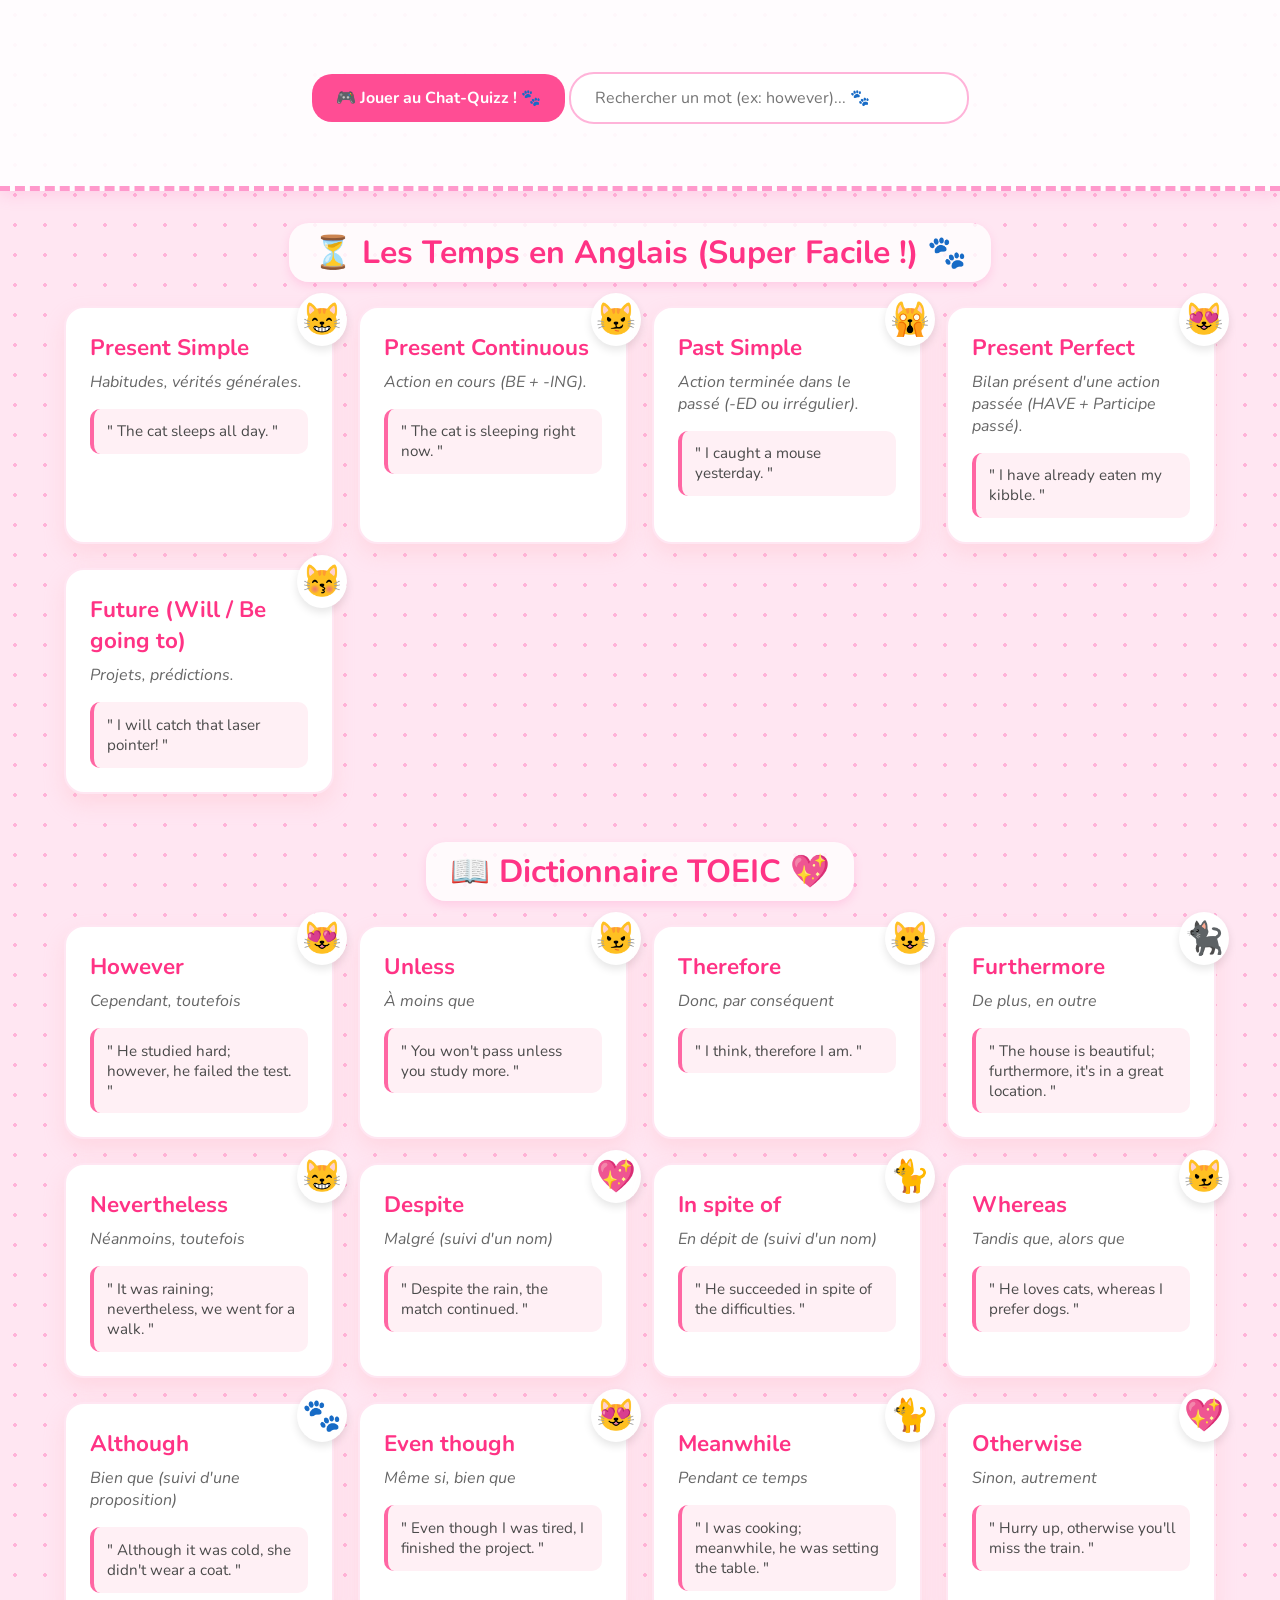
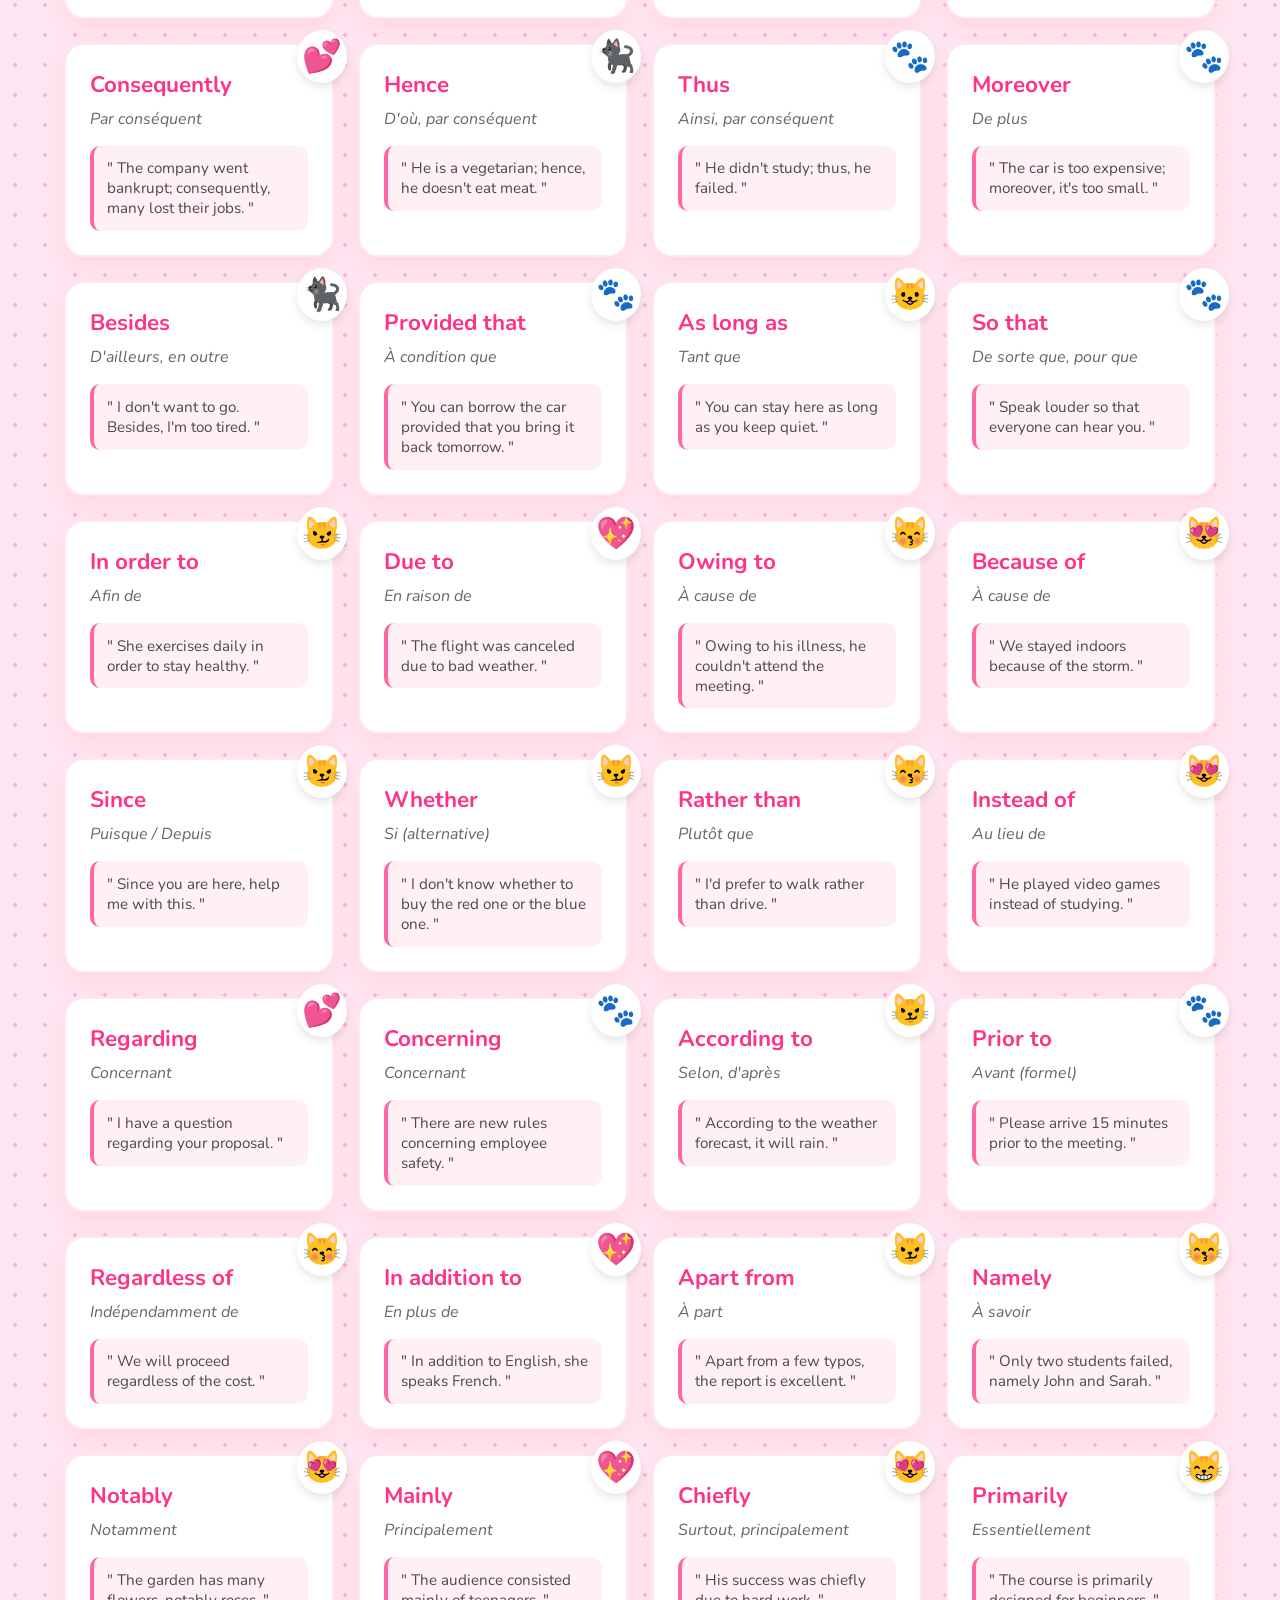
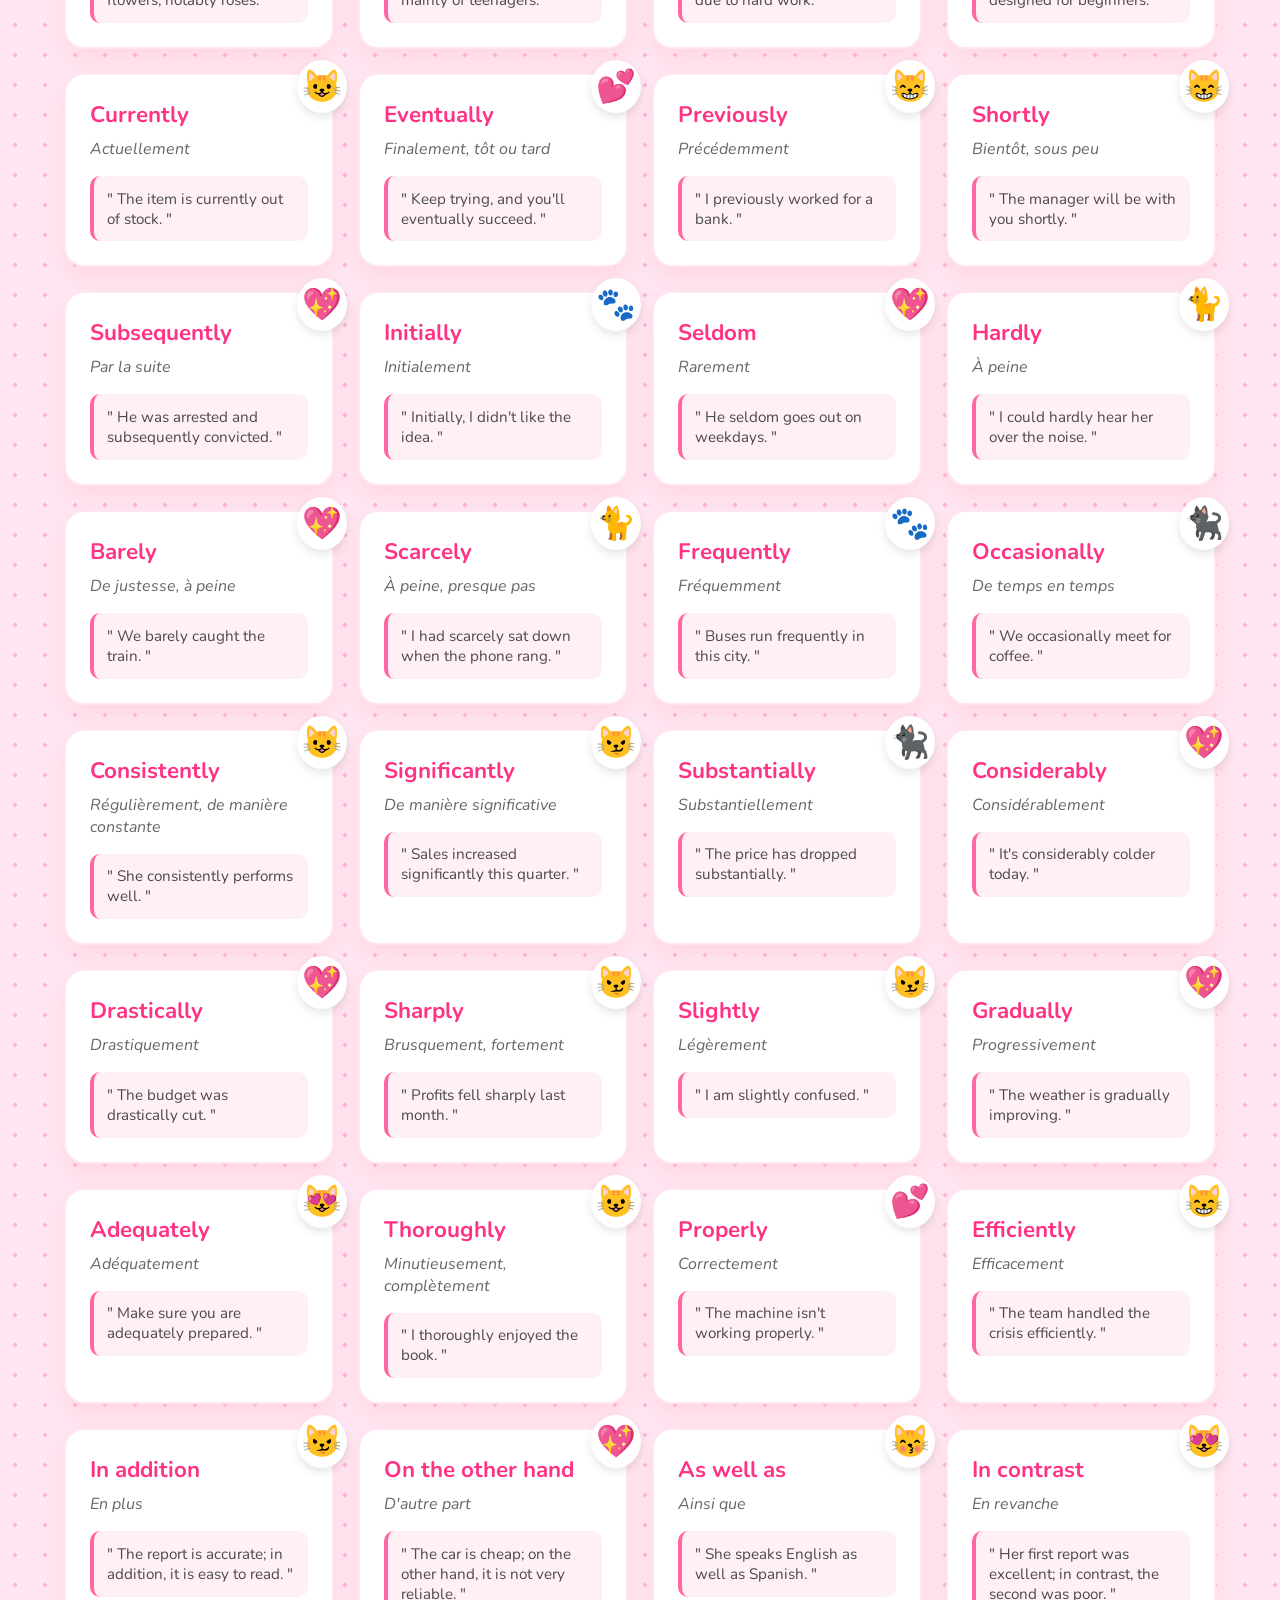
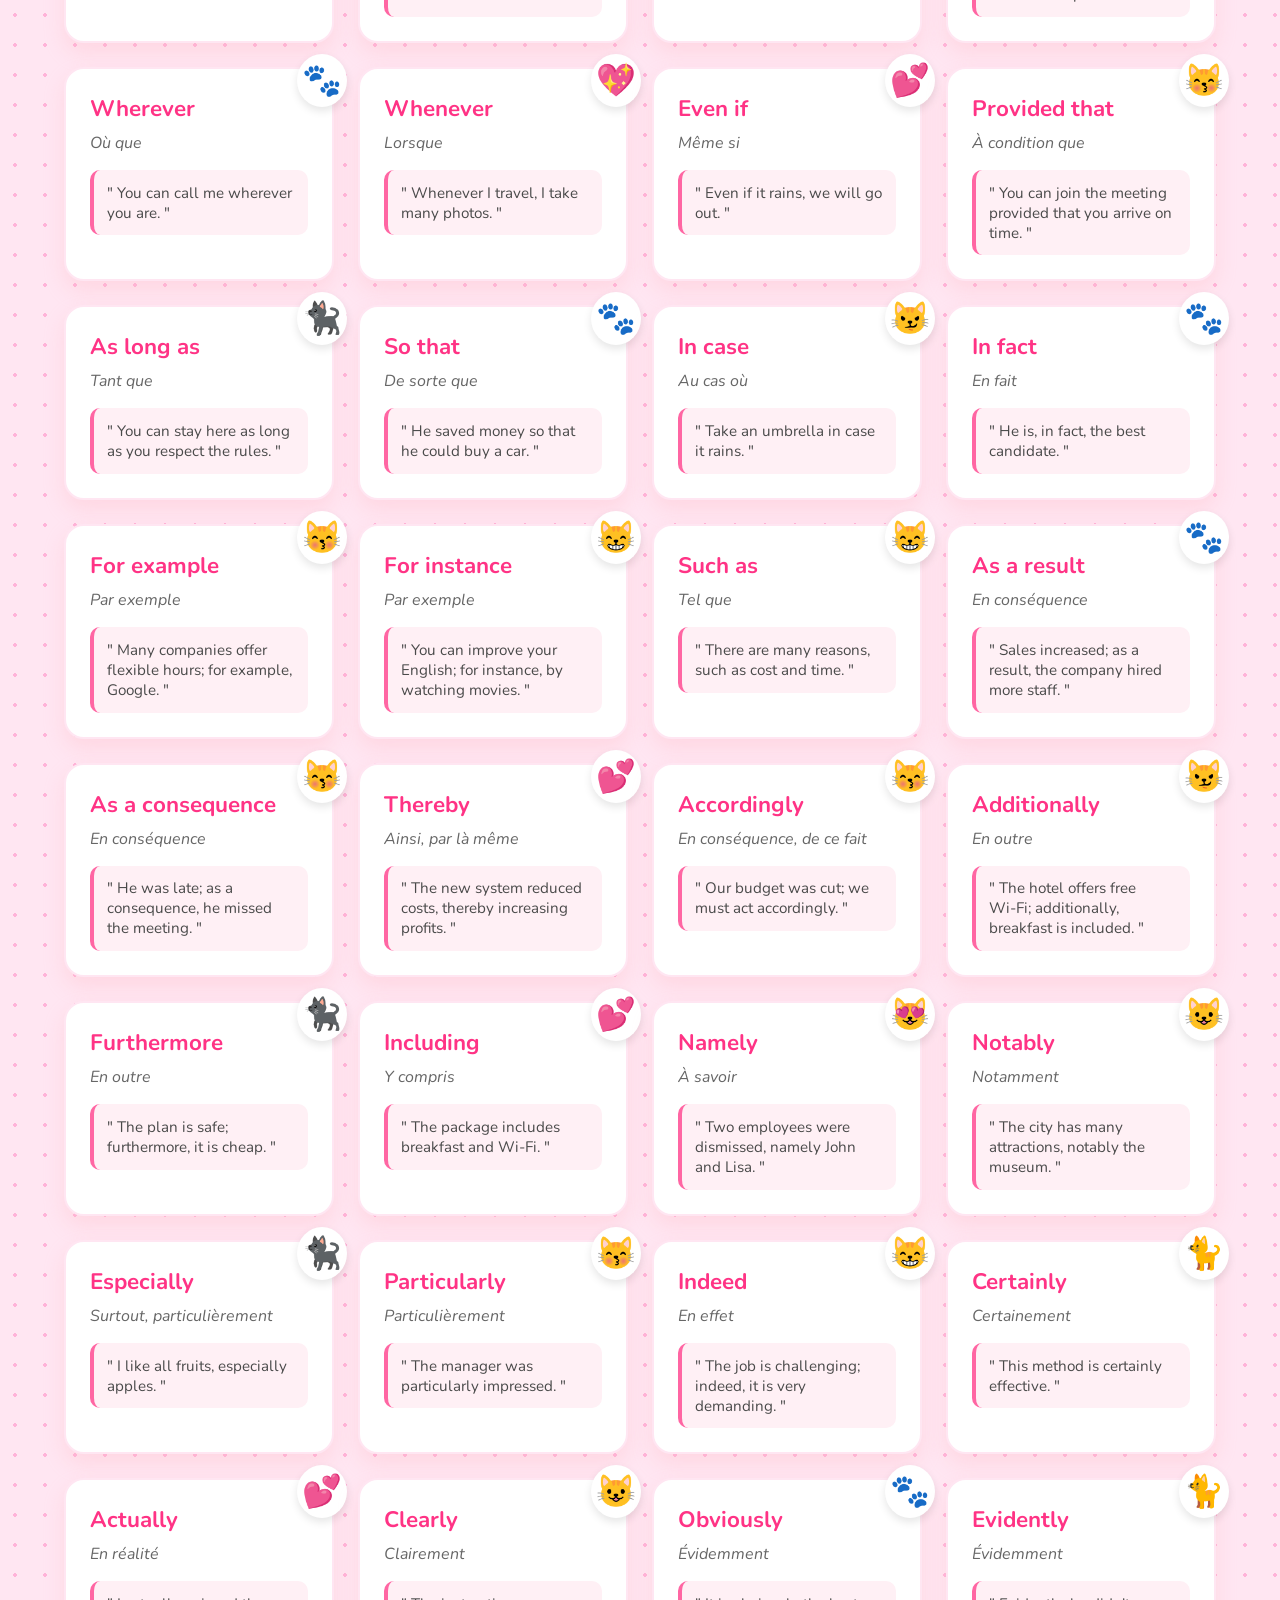
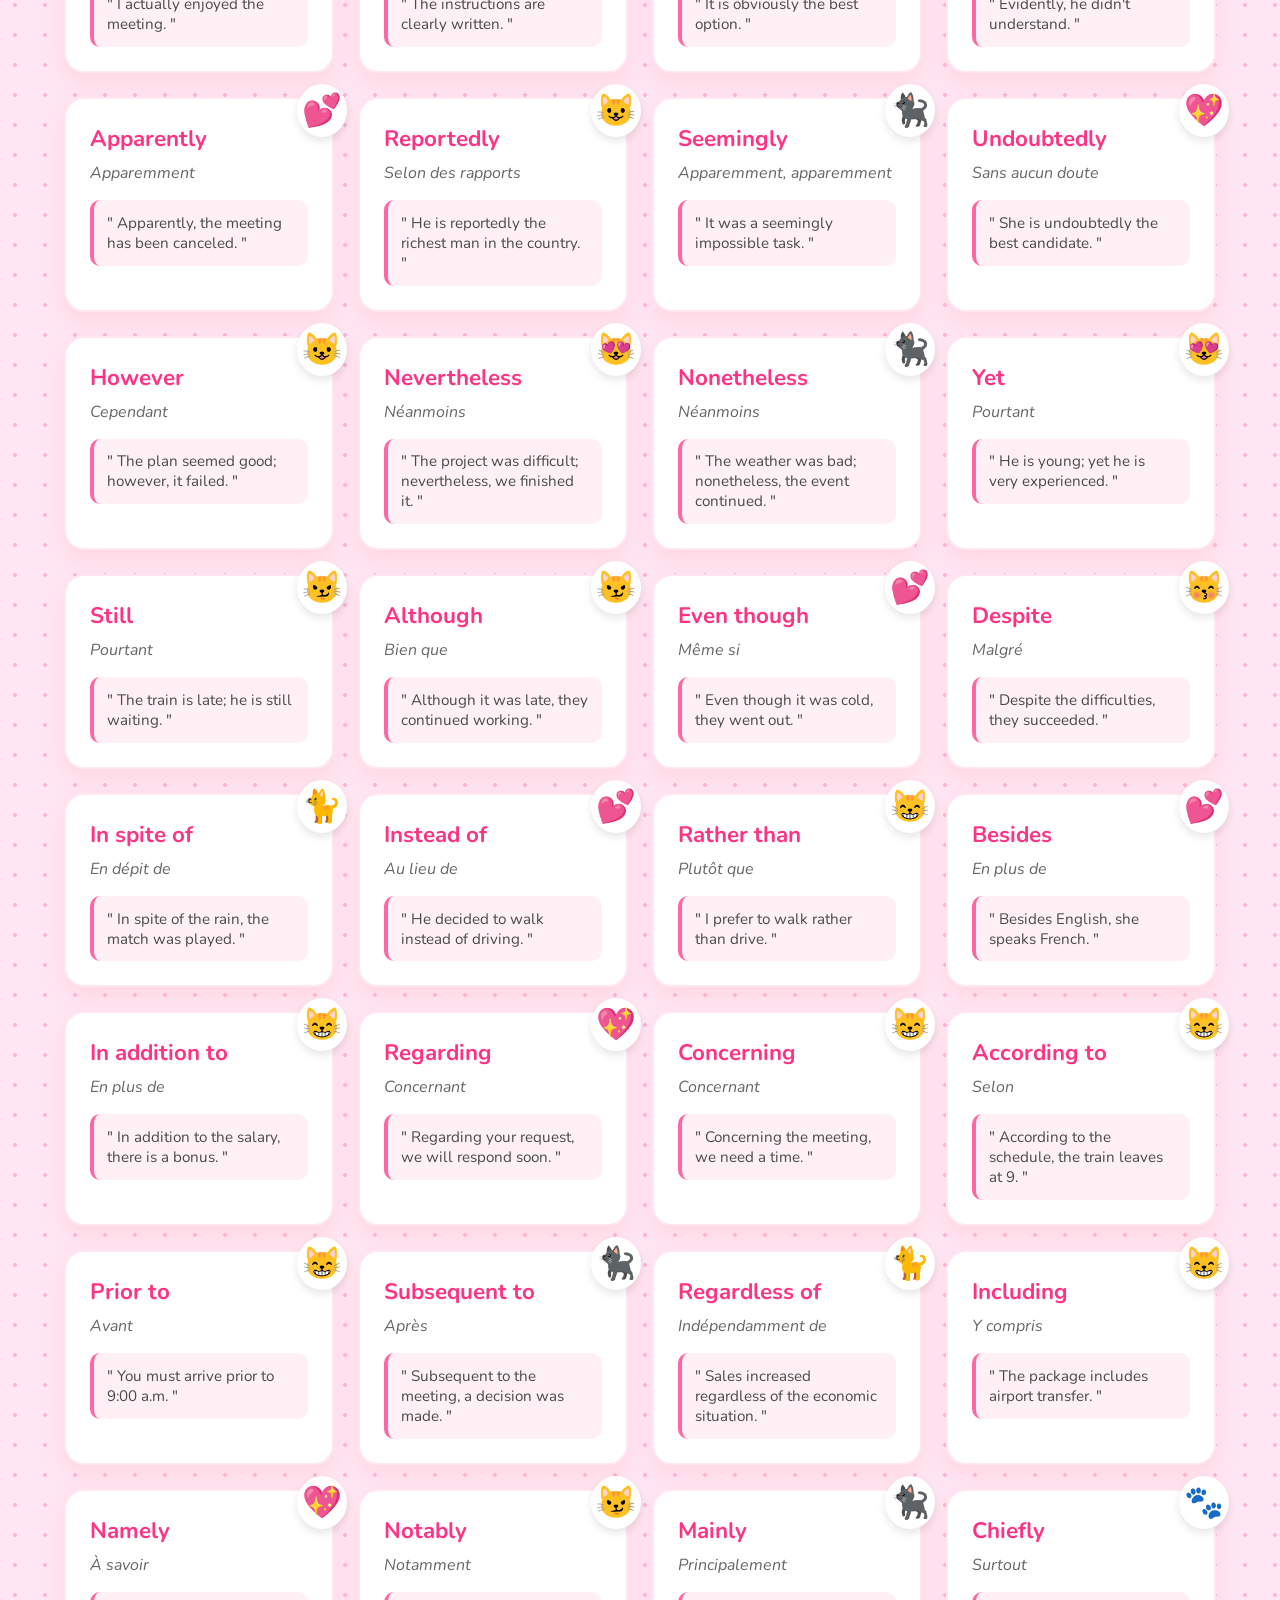
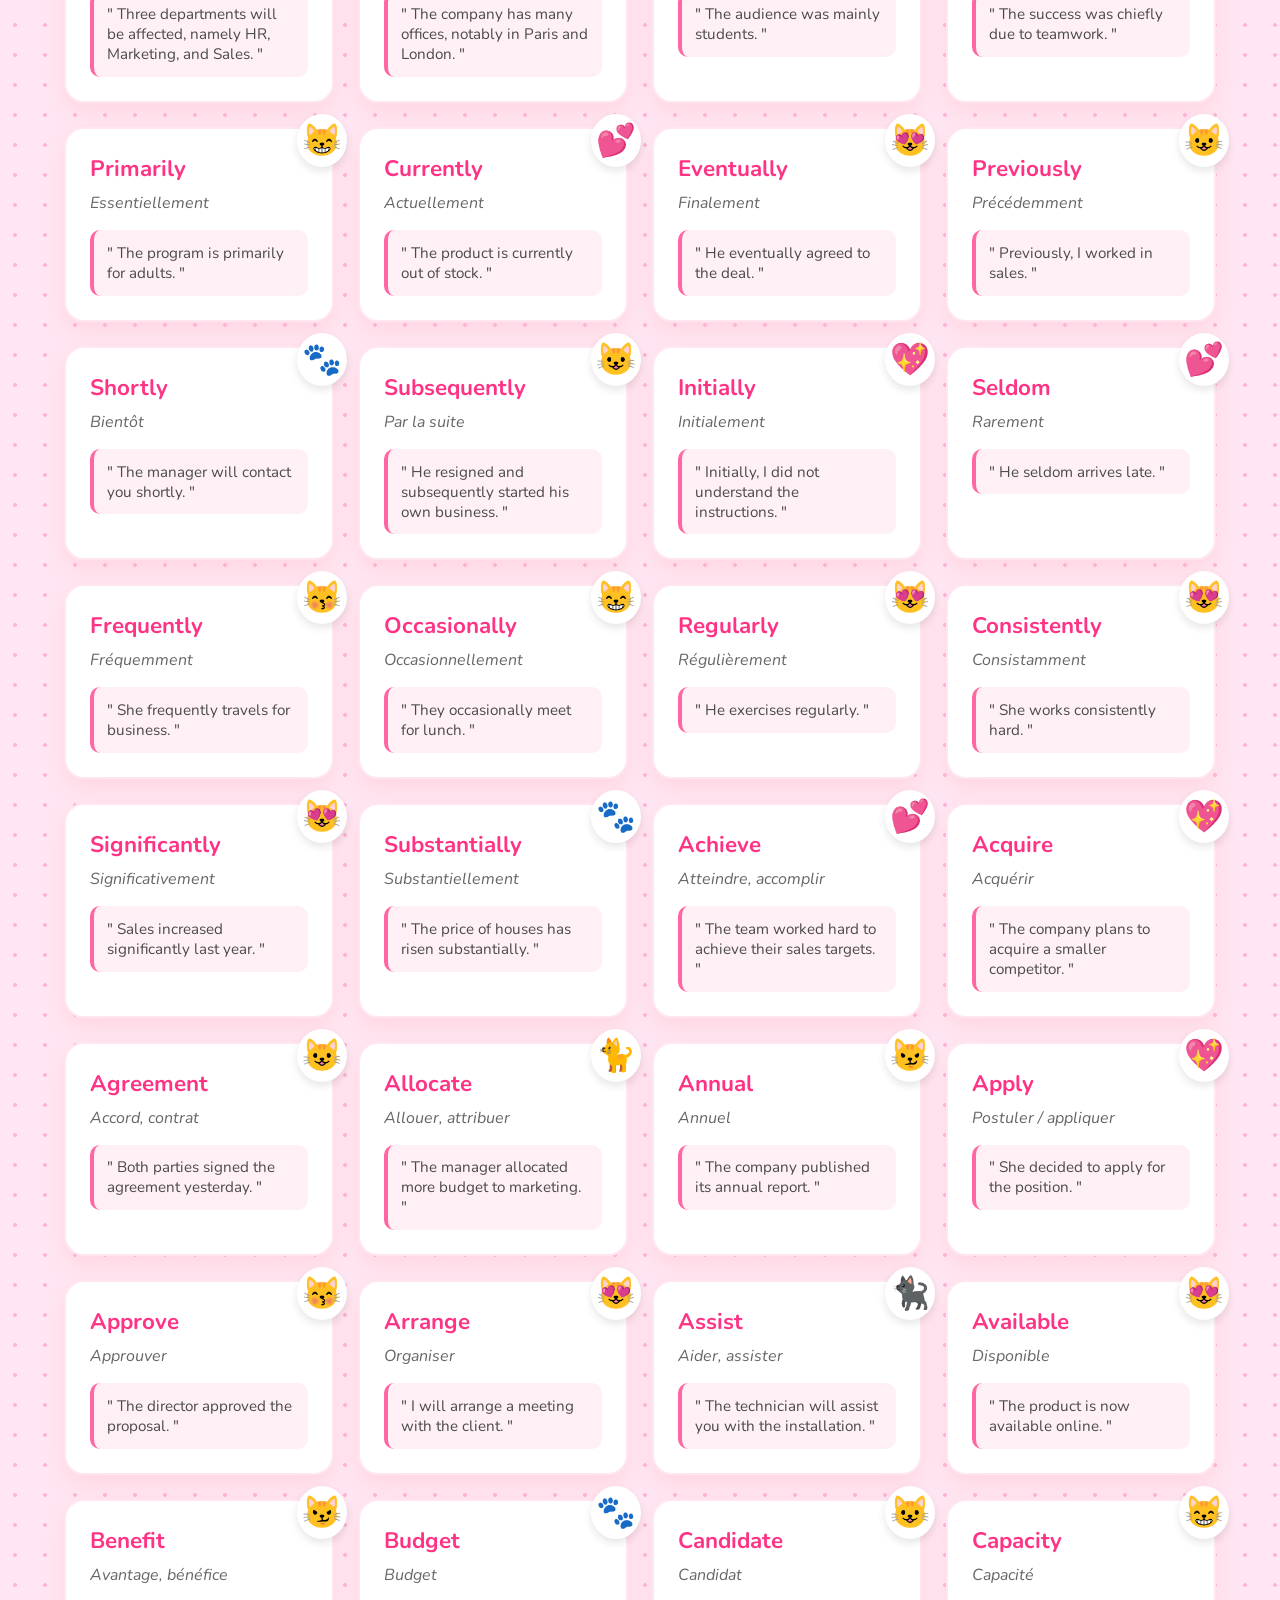
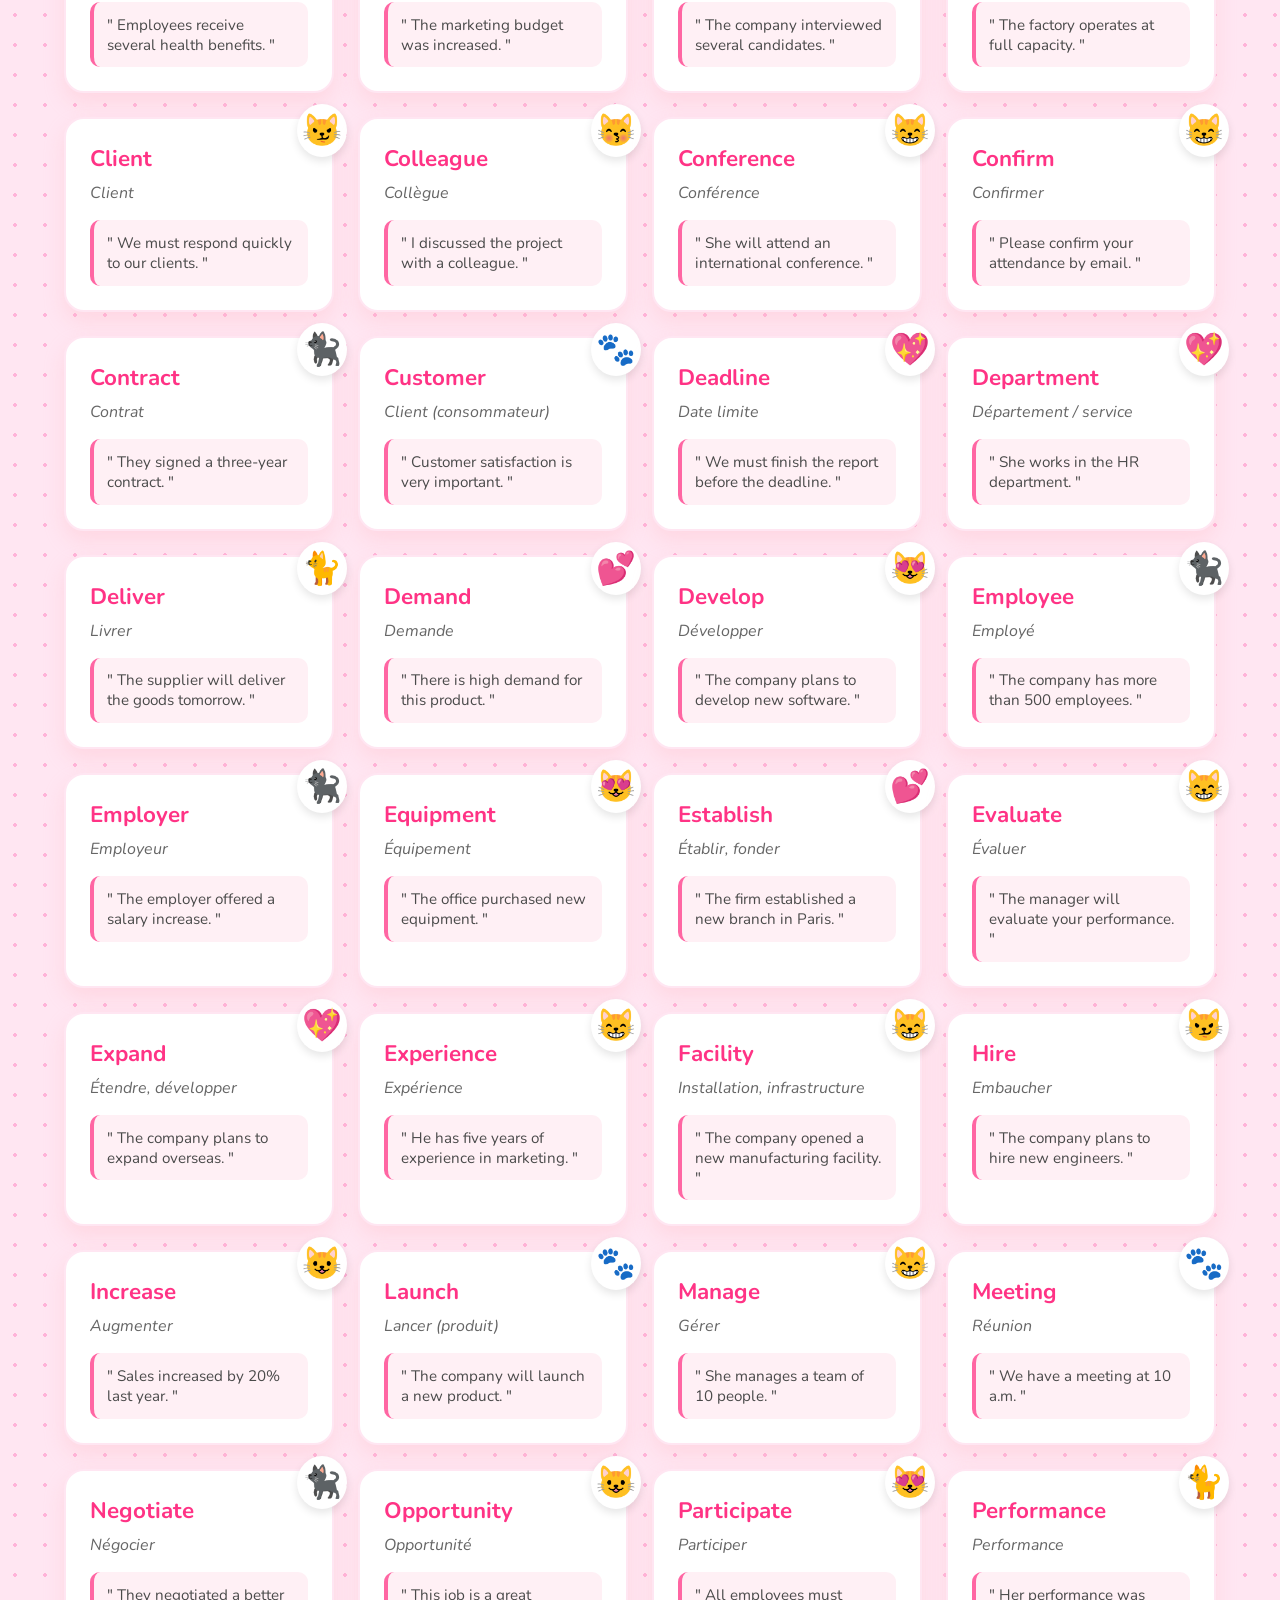
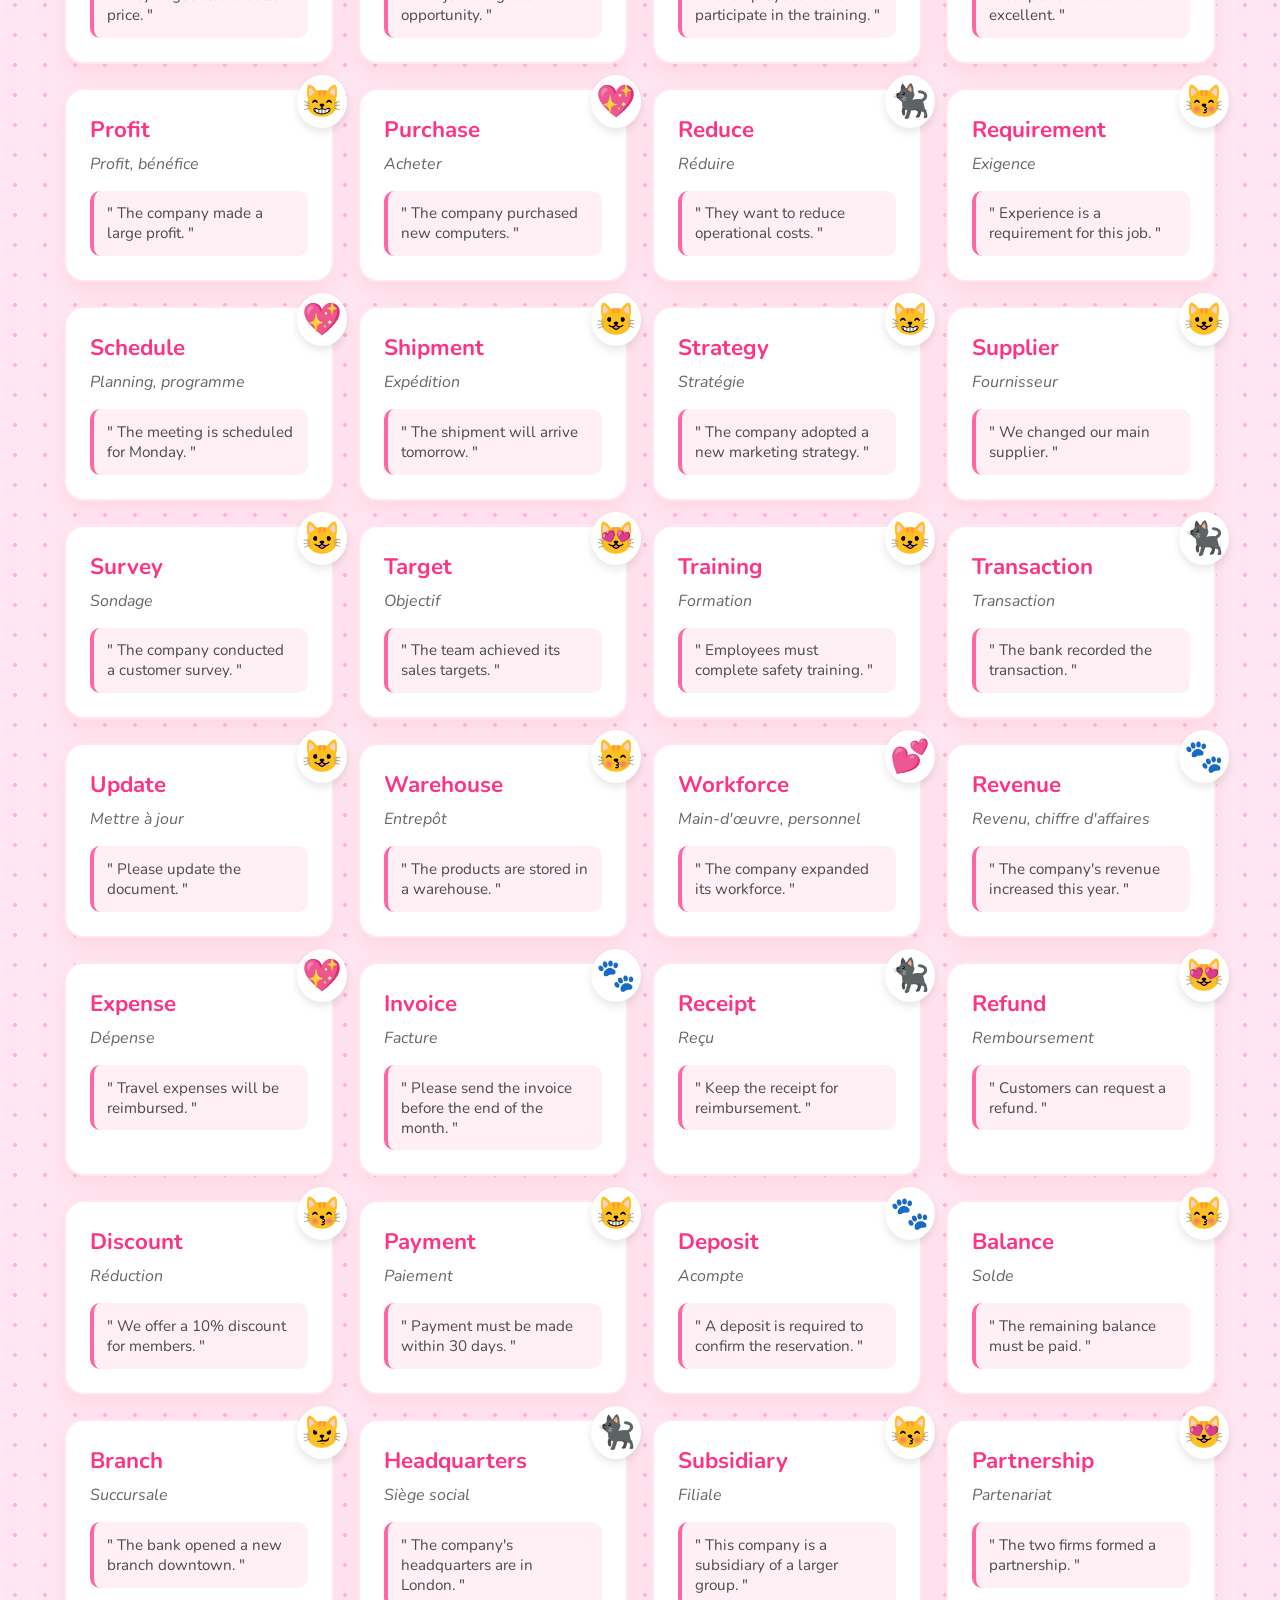
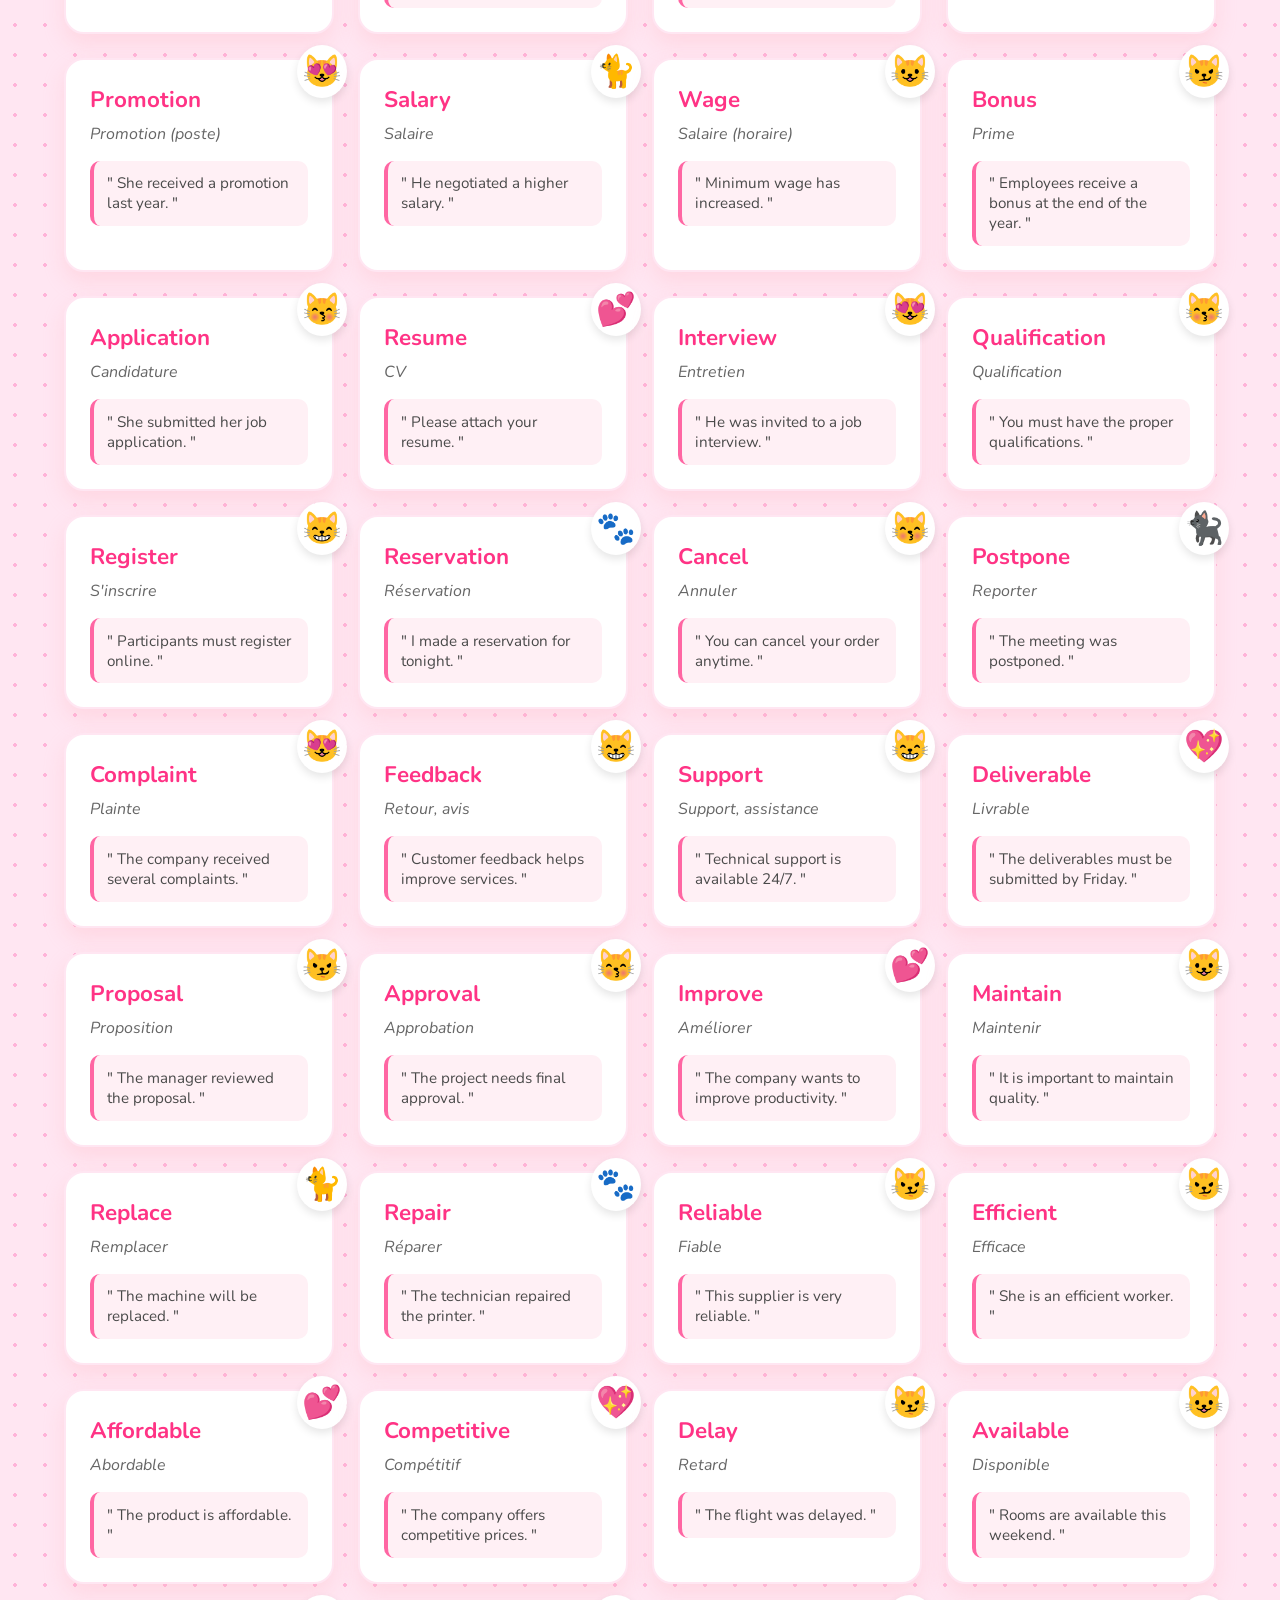
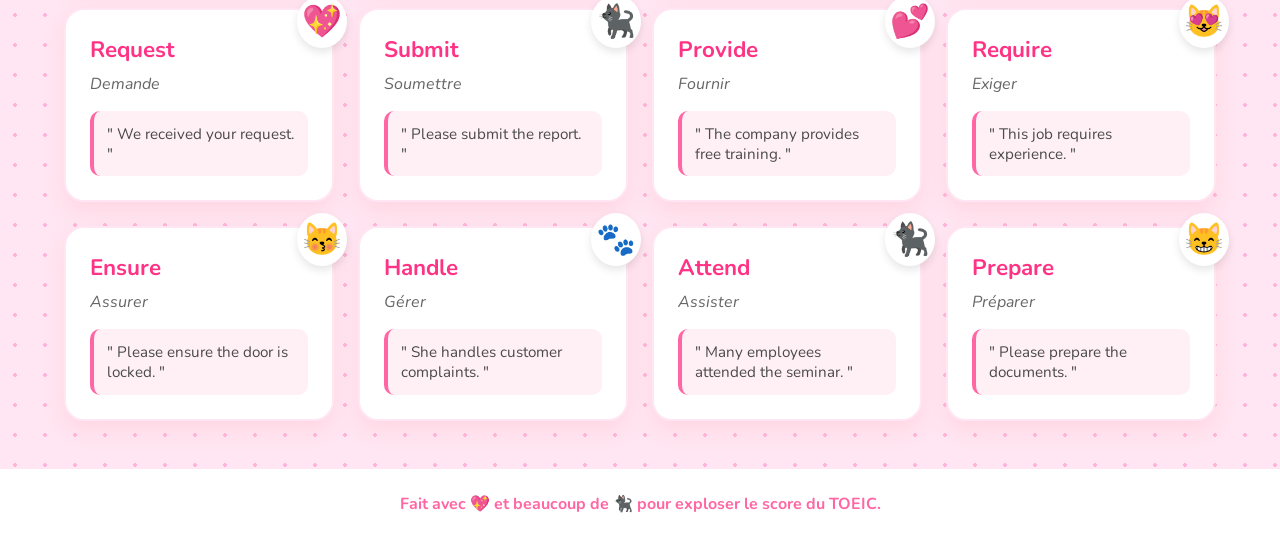
<file: index.html>
<!DOCTYPE html>
<html lang="fr">
<head>
    <meta charset="UTF-8">
    <meta name="viewport" content="width=device-width, initial-scale=1.0">
    <title>TOEIC Vocab 😻💖</title>
    <link rel="stylesheet" href="css/styles.css">
    <link href="https://fonts.googleapis.com/css2?family=Nunito:wght@400;700;900&display=swap" rel="stylesheet">
</head>
<body>
    <header>
        <a href="pages/quiz.html" class="quiz-link">🎮 Jouer au Chat-Quizz ! 🐾</a>
        <input type="text" id="searchInput" placeholder="Rechercher un mot (ex: however)... 🐾">
    </header>
    
    <main>
        <section class="tenses-section">
            <h2>⏳ Les Temps en Anglais (Super Facile !) 🐾</h2>
            <div class="grid">
                <div class="card">
                    <div class="cat-icon">😸</div>
                    <div class="word">Present Simple</div>
                    <div class="def">Habitudes, vérités générales.</div>
                    <div class="example">" The cat sleeps all day. "</div>
                </div>
                <div class="card">
                    <div class="cat-icon">😼</div>
                    <div class="word">Present Continuous</div>
                    <div class="def">Action en cours (BE + -ING).</div>
                    <div class="example">" The cat is sleeping right now. "</div>
                </div>
                <div class="card">
                    <div class="cat-icon">🙀</div>
                    <div class="word">Past Simple</div>
                    <div class="def">Action terminée dans le passé (-ED ou irrégulier).</div>
                    <div class="example">" I caught a mouse yesterday. "</div>
                </div>
                <div class="card">
                    <div class="cat-icon">😻</div>
                    <div class="word">Present Perfect</div>
                    <div class="def">Bilan présent d'une action passée (HAVE + Participe passé).</div>
                    <div class="example">" I have already eaten my kibble. "</div>
                </div>
                <div class="card">
                    <div class="cat-icon">😽</div>
                    <div class="word">Future (Will / Be going to)</div>
                    <div class="def">Projets, prédictions.</div>
                    <div class="example">" I will catch that laser pointer! "</div>
                </div>
            </div>
        </section>


        <section class="vocab-section">
            <h2>📖 Dictionnaire TOEIC 💖</h2>
            <div id="vocab-container" class="grid"></div>
        </section>
    </main>
    <footer>
        <p>Fait avec 💖 et beaucoup de 🐈‍⬛ pour exploser le score du TOEIC.</p>
    </footer>
    
    <script src="js/app.js"></script>
</body>
</html>
</file>
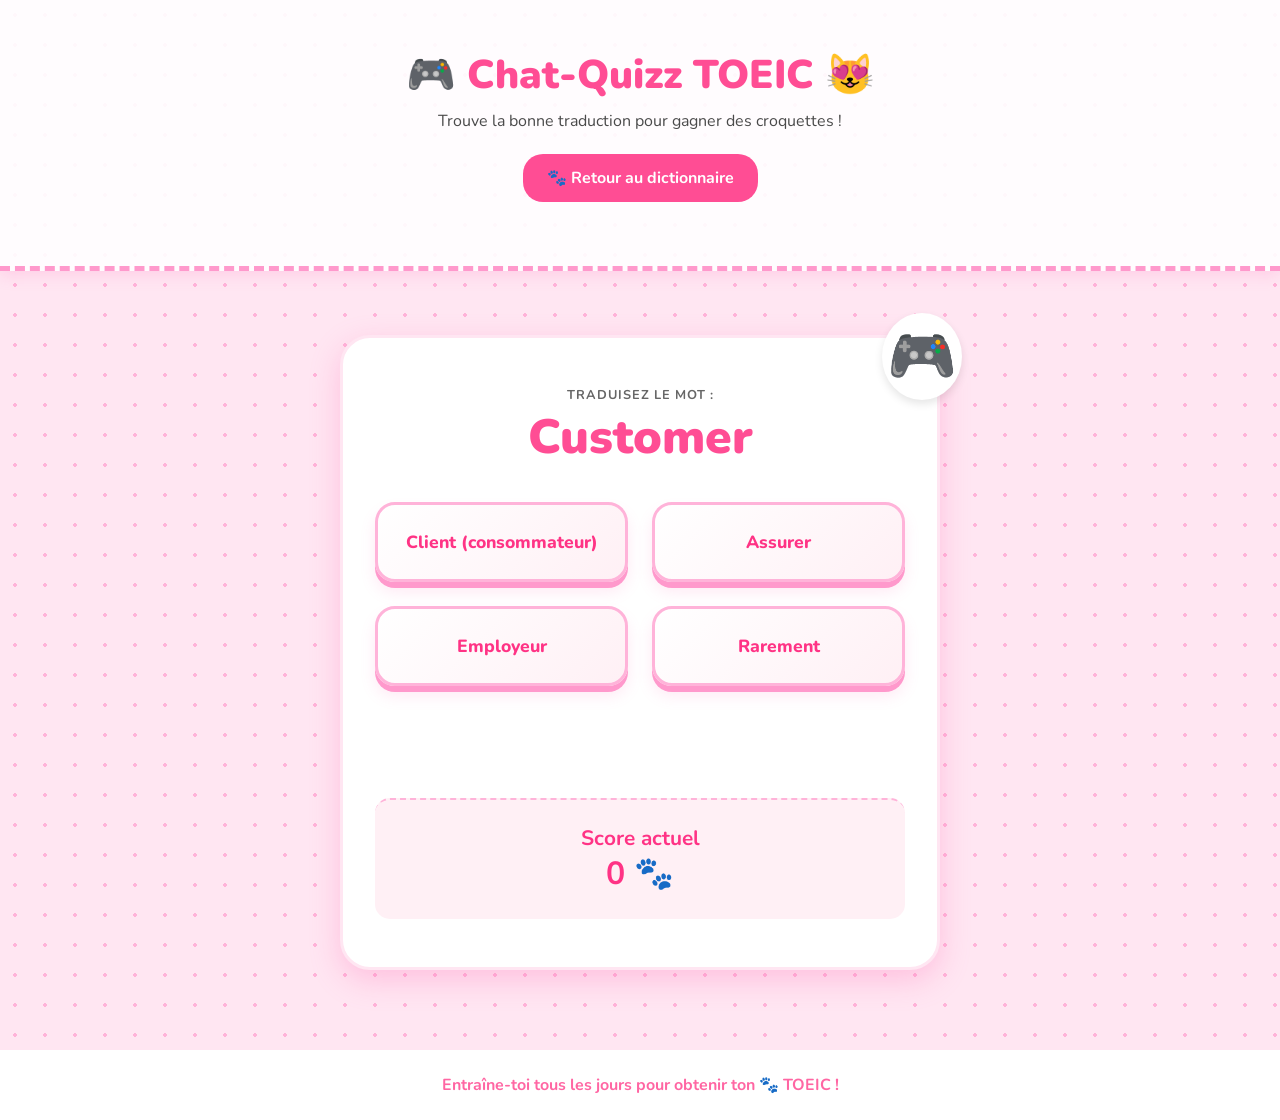
<file: pages/quiz.html>
<!DOCTYPE html>
<html lang="fr">
<head>
    <meta charset="UTF-8">
    <meta name="viewport" content="width=device-width, initial-scale=1.0">
    <title>Chat-quizz TOEIC 🎮 🐾</title>
    
    <link rel="stylesheet" href="../css/styles.css">
    
    <link href="https://fonts.googleapis.com/css2?family=Nunito:wght@400;700;900&display=swap" rel="stylesheet">
</head>
<body>
    <header>
        <h1>🎮 Chat-Quizz TOEIC 😻</h1>
        <p>Trouve la bonne traduction pour gagner des croquettes !</p>
        <br>
        <a href="../index.html" class="quiz-link">🐾 Retour au dictionnaire</a>
    </header>

    <main>
    <section class="quiz-section">
        <div class="grid" style="display: flex; justify-content: center;">
            
            <div class="card quiz-container" style="max-width: 600px; width: 100%; margin-top: 2rem;">
                <div class="cat-icon" id="quiz-cat">🎮</div>
                
                <div id="quiz-content">
                    <p style="text-transform: uppercase; letter-spacing: 1px; color: #666; font-weight: bold; font-size: 0.8rem;">Traduisez le mot :</p>
                    <div class="question-word" id="target-word">Requirement</div>
                    
                    <div class="options-grid" id="options-container">
                        </div>
                    
                    <div id="feedback" class="feedback"></div>
                    
                    <div class="score-board">
                        <span>Score actuel</span>
                        <div style="font-size: 2rem;" id="score">0 🐾</div>
                    </div>
                </div>
            </div>
            
        </div>
    </section>
</main>

    <footer>
        <p>Entraîne-toi tous les jours pour obtenir ton 🐾 TOEIC !</p>
    </footer>

    <script src="../js/quiz.js"></script>
</body>
</html>
</file>
<file: css/styles.css>
/* --- STYLE GLOBAL --- */
* {
    box-sizing: border-box;
    margin: 0;
    padding: 0;
}

body {
    font-family: 'Nunito', sans-serif;
    background-color: #ffe6f2;
    background-image: radial-gradient(#ffb3d9 2px, transparent 2px);
    background-size: 30px 30px;
    color: #4a4a4a;
    display: flex;
    flex-direction: column;
    align-items: center;
    min-height: 100vh;
}

header {
    text-align: center;
    padding: 3rem 1rem;
    background: rgba(255, 255, 255, 0.9);
    width: 100%;
    box-shadow: 0 4px 15px rgba(255, 105, 180, 0.2);
    border-bottom: 5px dashed #ff99cc;
    margin-bottom: 2rem;
}

h1 {
    color: #ff4d94;
    font-size: 2.5rem;
    margin-bottom: 0.5rem;
    font-weight: 900;
}

input {
    margin-top: 1.5rem;
    padding: 0.8rem 1.5rem;
    width: 90%;
    max-width: 400px;
    border: 2px solid #ffb3d9;
    border-radius: 25px;
    font-size: 1rem;
    font-family: 'Nunito', sans-serif;
    outline: none;
    transition: all 0.3s ease;
}

input:focus {
    border-color: #ff4d94;
    box-shadow: 0 0 10px rgba(255, 77, 148, 0.3);
}

main {
    width: 100%;
    display: flex;
    flex-direction: column;
    align-items: center;
}

section {
    width: 100%;
    display: flex;
    flex-direction: column;
    align-items: center;
    margin-bottom: 3rem;
}

h2 {
    color: #ff3385;
    font-size: 2rem;
    margin-bottom: 1.5rem;
    text-align: center;
    background: rgba(255, 255, 255, 0.8);
    padding: 0.5rem 1.5rem;
    border-radius: 20px;
    box-shadow: 0 4px 10px rgba(255, 105, 180, 0.2);
}

/* --- GRILLE ET CARTES --- */
.grid {
    display: grid;
    grid-template-columns: repeat(auto-fill, minmax(250px, 1fr));
    gap: 1.5rem;
    width: 90%;
    max-width: 1200px;
}

.card {
    background: white;
    border-radius: 20px;
    padding: 1.5rem;
    box-shadow: 0 10px 20px rgba(255, 182, 193, 0.3);
    position: relative;
    transition: transform 0.2s ease, box-shadow 0.2s ease;
    border: 2px solid #ffe6f2;
    text-align: left;
}

.card:hover {
    transform: translateY(-5px);
    box-shadow: 0 15px 25px rgba(255, 105, 180, 0.4);
    border-color: #ff99cc;
}

.cat-icon {
    position: absolute;
    top: -15px;
    right: -15px;
    font-size: 2rem;
    background: white;
    border-radius: 50%;
    padding: 5px;
    box-shadow: 0 4px 8px rgba(0,0,0,0.1);
}

.word {
    font-size: 1.4rem;
    color: #ff3385;
    font-weight: 700;
    margin-bottom: 0.5rem;
}

.def {
    font-size: 1rem;
    font-style: italic;
    color: #666;
    margin-bottom: 1rem;
}

.example {
    font-size: 0.95rem;
    background: #fff0f5;
    padding: 0.8rem;
    border-radius: 10px;
    border-left: 4px solid #ff66a3;
}

/* --- NAVIGATION / BOUTONS --- */
.quiz-link {
    display: inline-block;
    margin-bottom: 1rem;
    padding: 0.8rem 1.5rem;
    background: #ff4d94;
    color: white;
    text-decoration: none;
    border-radius: 20px;
    font-weight: bold;
    transition: transform 0.2s;
}

.quiz-link:hover {
    transform: scale(1.1);
    background: #ff1a75;
}

/* --- STYLE SPÉCIFIQUE AU QUIZ --- */
.quiz-container {
    background: white;
    padding: 3rem 2rem !important;
    border-radius: 30px;
    box-shadow: 0 10px 30px rgba(255, 105, 180, 0.3);
    max-width: 600px;
    width: 90%;
    text-align: center;
    margin: 2rem auto;
    position: relative;
    border: 3px solid #ffe6f2;
}

.quiz-container .cat-icon {
    font-size: 3.5rem;
    top: -25px;
    right: -25px;
}

.question-word {
    font-size: 3rem;
    color: #ff4d94;
    font-weight: 900;
    margin-bottom: 2rem;
}

/* Grille des boutons */
.options-grid {
    display: grid;
    grid-template-columns: 1fr 1fr;
    gap: 1.5rem;
    margin: 2rem 0;
    width: 100%;
}

/* Style des boutons 3D */
.option-btn {
    background: linear-gradient(135deg, #ffffff, #fff0f5);
    border: 3px solid #ffb3d9;
    color: #ff3385;
    font-family: 'Nunito', sans-serif;
    font-size: 1.1rem;
    font-weight: 800;
    padding: 1rem;
    border-radius: 20px;
    cursor: pointer;
    position: relative;
    box-shadow: 0 6px 0px #ff99cc, 0 10px 15px rgba(255, 105, 180, 0.15);
    transition: all 0.15s ease-in-out;
    display: flex;
    align-items: center;
    justify-content: center;
    min-height: 80px;
    text-align: center;
}

/* Au survol */
.option-btn:hover:not(:disabled) {
    background: #fff0f5;
    transform: translateY(-2px);
    border-color: #ff66a3;
    box-shadow: 0 8px 0px #ff99cc, 0 12px 20px rgba(255, 105, 180, 0.25);
}

/* Au clic (enfoncement du bouton) */
.option-btn:active:not(:disabled) {
    transform: translateY(6px);
    box-shadow: 0 0px 0px #ff99cc, 0 2px 5px rgba(255, 105, 180, 0.1);
}

.option-btn:disabled {
    cursor: default;
    opacity: 0.9;
}

/* --- LE RESTE DU STYLE QUIZ --- */
.score-board {
    margin-top: 2.5rem;
    font-weight: bold;
    color: #ff3385;
    font-size: 1.3rem;
    background: #fff0f5;
    padding: 1.5rem;
    border-radius: 15px;
    border-top: 2px dashed #ffb3d9;
}

.feedback {
    height: 2.5rem;
    margin-top: 1rem;
    font-weight: bold;
    font-size: 1.2rem;
}

footer {
    margin-top: auto;
    padding: 1.5rem;
    text-align: center;
    background: white;
    width: 100%;
    color: #ff66a3;
    font-weight: bold;
}

/* --- RESPONSIVE --- */
@media (max-width: 600px) {
    header {
        padding: 2rem 1rem;
    }
    h1 {
        font-size: 2rem;
    }
    h2 {
        font-size: 1.5rem;
    }
    .grid {
        grid-template-columns: 1fr;
    }
    .options-grid {
        grid-template-columns: 1fr; /* 1 colonne sur mobile */
        gap: 1rem;
    }
    .question-word {
        font-size: 2.2rem;
    }
}
</file>
